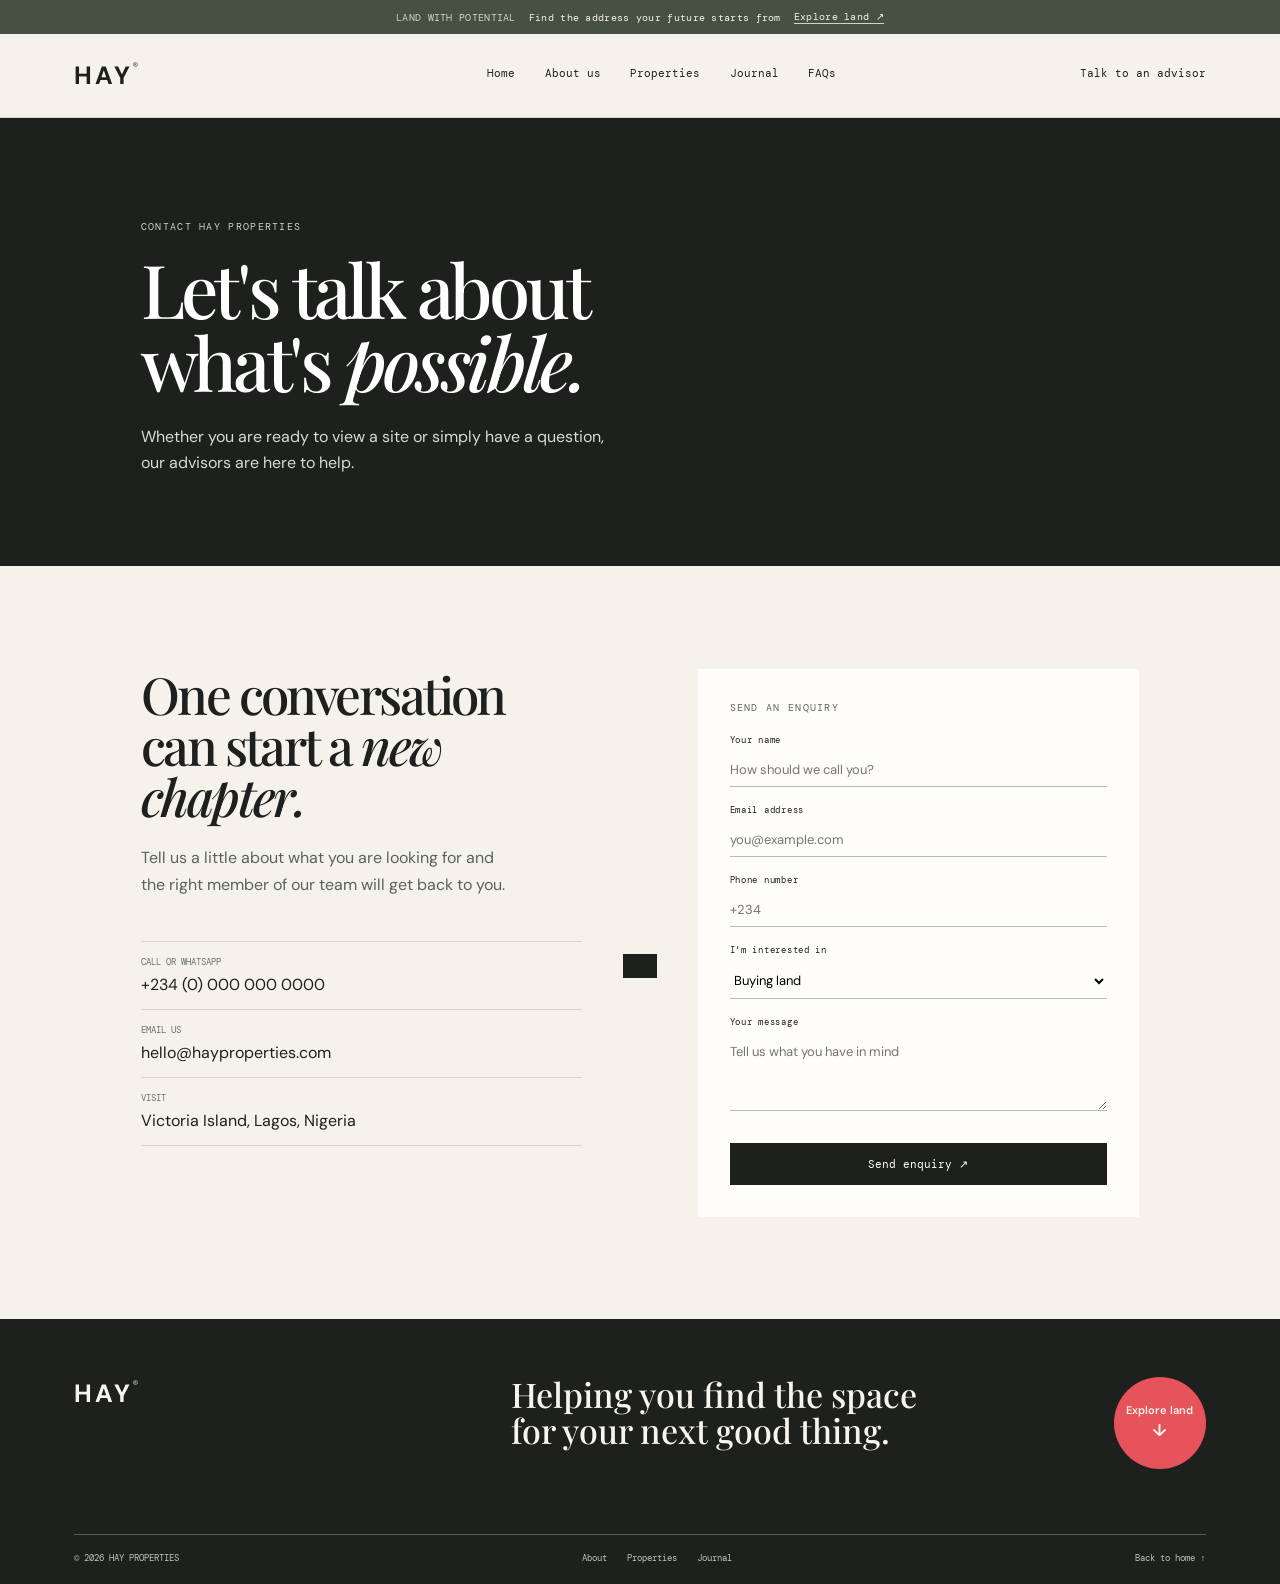
<file: outputs/contact.html>
<!doctype html><html lang="en"><head><meta charset="utf-8"><meta name="viewport" content="width=device-width,initial-scale=1"><title>Contact Hay Properties</title><link rel="preconnect" href="https://fonts.googleapis.com"><link rel="preconnect" href="https://fonts.gstatic.com" crossorigin><link href="https://fonts.googleapis.com/css2?family=DM+Mono&family=DM+Sans:wght@400;500;600;700&family=Playfair+Display:ital,wght@0,500;0,600;1,500&display=swap" rel="stylesheet"><link rel="stylesheet" href="styles.css"></head><body><div class="announcement"><span>LAND WITH POTENTIAL</span> Find the address your future starts from <a href="properties.html">Explore land ↗</a></div><header class="site-header"><a class="brand" href="index.html">HAY<sup>®</sup></a><nav class="nav"><a href="index.html">Home</a><a href="about.html">About us</a><a href="properties.html">Properties</a><a href="journal.html">Journal</a></nav><a class="header-action" href="contact.html">Talk to an advisor</a><button class="mobile-toggle">☰</button></header><main><section class="page-hero"><p class="eyebrow">CONTACT HAY PROPERTIES</p><h1 class="serif">Let's talk about<br>what's <em>possible.</em></h1><p>Whether you are ready to view a site or simply have a question, our advisors are here to help.</p></section><section class="contact"><div><h2 class="serif">One conversation<br>can start a <em>new chapter.</em></h2><p>Tell us a little about what you are looking for and the right member of our team will get back to you.</p><div class="contact-details"><div><small>CALL OR WHATSAPP</small><a href="tel:+234000000000">+234 (0) 000 000 0000</a></div><div><small>EMAIL US</small><a href="mailto:hello@hayproperties.com">hello@hayproperties.com</a></div><div><small>VISIT</small><span>Victoria Island, Lagos, Nigeria</span></div></div></div><form class="contact-form"><p class="eyebrow">SEND AN ENQUIRY</p><label>Your name</label><input required placeholder="How should we call you?"><label>Email address</label><input required type="email" placeholder="you@example.com"><label>Phone number</label><input type="tel" placeholder="+234"><label>I'm interested in</label><select><option>Buying land</option><option>Buying a home</option><option>Site inspection</option><option>Something else</option></select><label>Your message</label><textarea placeholder="Tell us what you have in mind"></textarea><button class="button" type="submit">Send enquiry ↗</button></form></section></main><footer><div class="footer-top"><a class="brand" href="index.html">HAY<sup>®</sup></a><h2>Helping you find the space<br>for your next good thing.</h2><a class="round-link" href="properties.html">Explore land <span>↓</span></a></div><div class="footer-bottom"><span>© 2026 HAY PROPERTIES</span><div><a href="about.html">About</a><a href="properties.html">Properties</a><a href="journal.html">Journal</a></div><a href="index.html">Back to home ↑</a></div></footer><script src="app.js"></script></body></html>
</file>
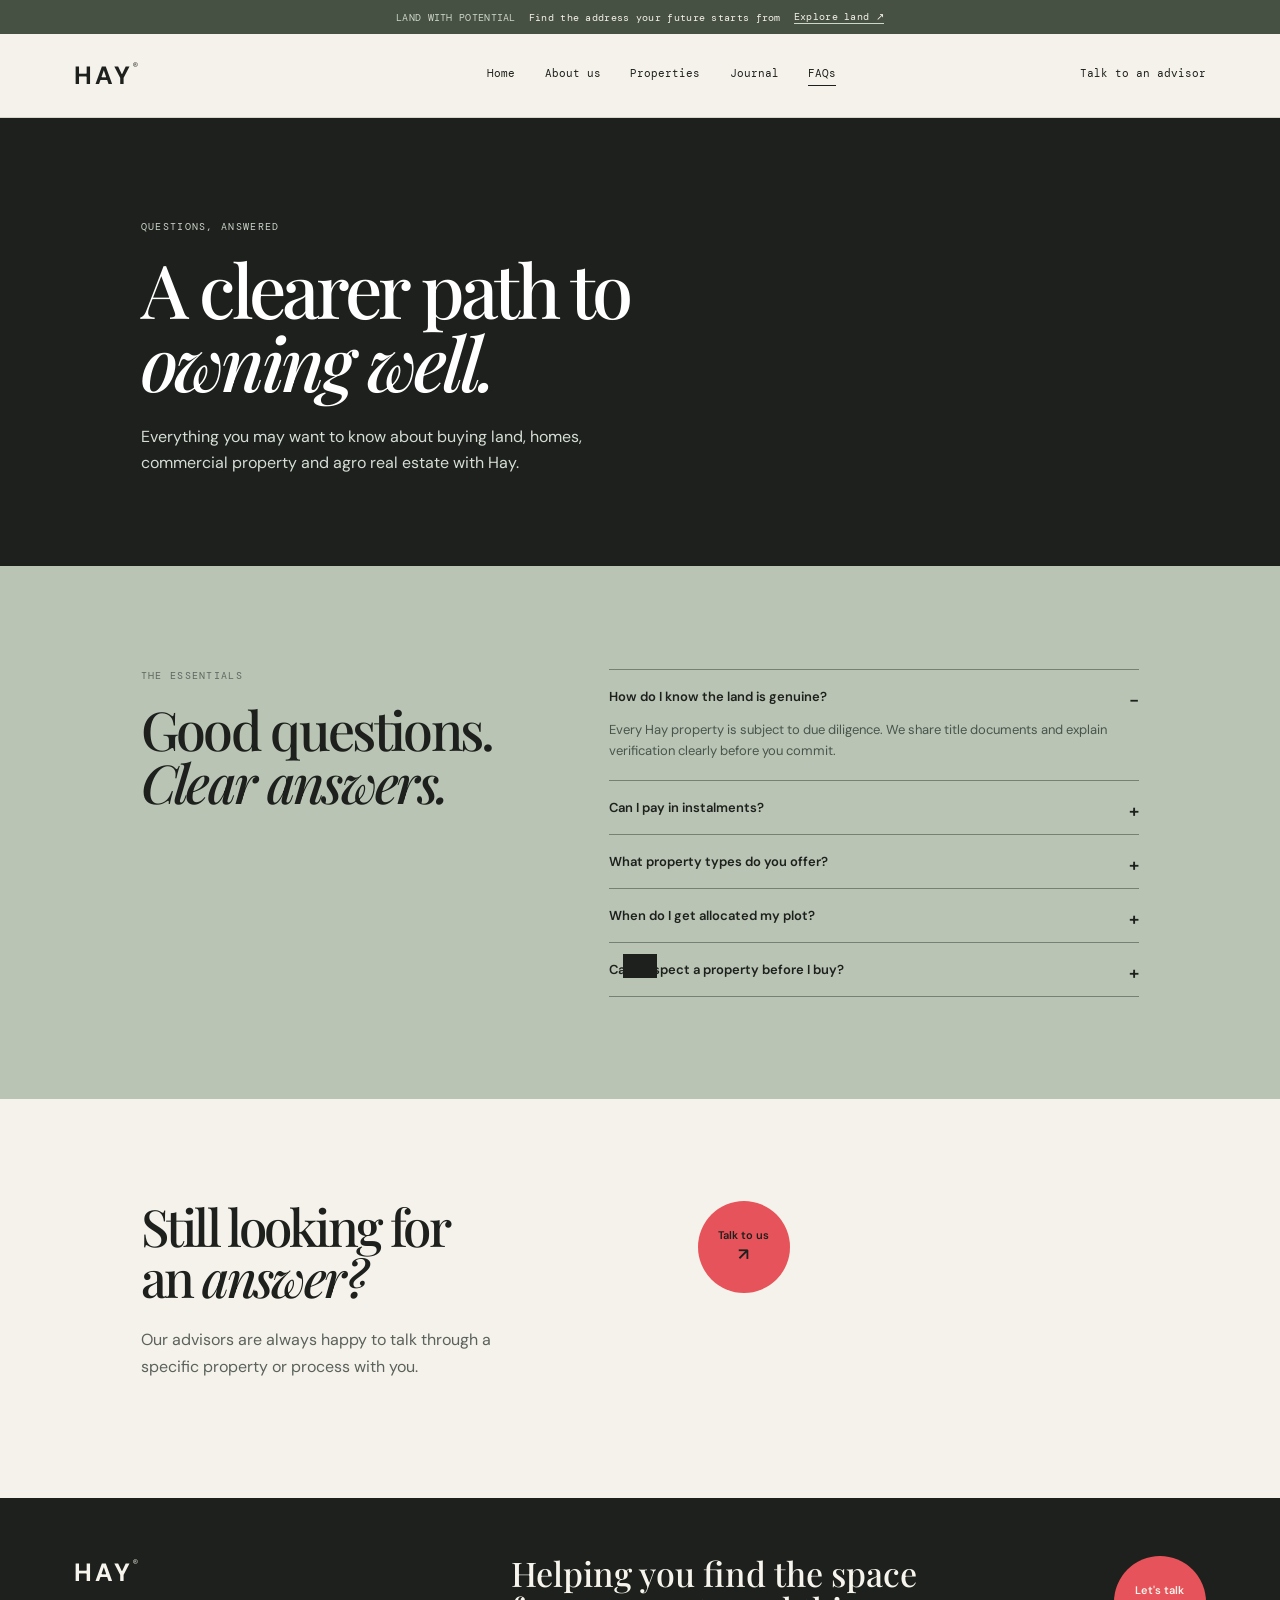
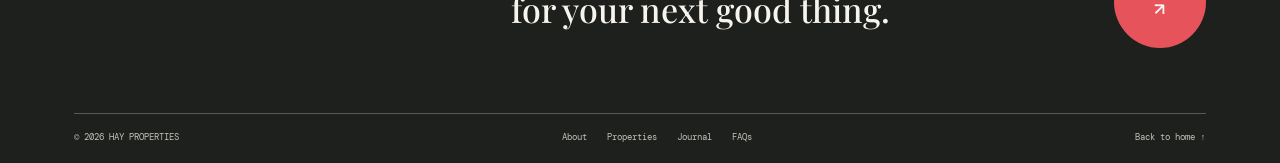
<file: outputs/faq.html>
<!doctype html><html lang="en"><head><meta charset="utf-8"><meta name="viewport" content="width=device-width,initial-scale=1"><title>FAQs — Hay Properties</title><link rel="preconnect" href="https://fonts.googleapis.com"><link rel="preconnect" href="https://fonts.gstatic.com" crossorigin><link href="https://fonts.googleapis.com/css2?family=DM+Mono&family=DM+Sans:wght@400;500;600;700&family=Playfair+Display:ital,wght@0,500;0,600;1,500&display=swap" rel="stylesheet"><link rel="stylesheet" href="styles.css"></head><body><div class="announcement"><span>LAND WITH POTENTIAL</span> Find the address your future starts from <a href="properties.html">Explore land ↗</a></div><header class="site-header"><a class="brand" href="index.html">HAY<sup>®</sup></a><nav class="nav"><a href="index.html">Home</a><a href="about.html">About us</a><a href="properties.html">Properties</a><a href="journal.html">Journal</a><a class="active" href="faq.html">FAQs</a></nav><a class="header-action" href="contact.html">Talk to an advisor</a><button class="mobile-toggle">☰</button></header><main><section class="page-hero"><p class="eyebrow">QUESTIONS, ANSWERED</p><h1 class="serif">A clearer path to<br><em>owning well.</em></h1><p>Everything you may want to know about buying land, homes, commercial property and agro real estate with Hay.</p></section><section class="faq"><div class="faq-title"><p class="eyebrow">THE ESSENTIALS</p><h2 class="serif">Good questions.<br><em>Clear answers.</em></h2></div><div><details open><summary>How do I know the land is genuine?</summary><p>Every Hay property is subject to due diligence. We share title documents and explain verification clearly before you commit.</p></details><details><summary>Can I pay in instalments?</summary><p>Many land offers include flexible payment plans. Your advisor will talk you through the available options and milestones.</p></details><details><summary>What property types do you offer?</summary><p>Our collection includes land, agro real estate, residential homes and commercial property opportunities.</p></details><details><summary>When do I get allocated my plot?</summary><p>Allocation depends on the estate, your payment plan and the documentation stage. We keep every milestone clear from the beginning.</p></details><details><summary>Can I inspect a property before I buy?</summary><p>Yes. We encourage site inspections and arrange them with an advisor so you can see the location and ask the questions that matter.</p></details></div></section><section class="contact"><div><h2 class="serif">Still looking for<br>an <em>answer?</em></h2><p>Our advisors are always happy to talk through a specific property or process with you.</p></div><div><a class="round-link" href="contact.html">Talk to us <span>↗</span></a></div></section></main><footer><div class="footer-top"><a class="brand" href="index.html">HAY<sup>®</sup></a><h2>Helping you find the space<br>for your next good thing.</h2><a class="round-link" href="contact.html">Let's talk <span>↗</span></a></div><div class="footer-bottom"><span>© 2026 HAY PROPERTIES</span><div><a href="about.html">About</a><a href="properties.html">Properties</a><a href="journal.html">Journal</a><a href="faq.html">FAQs</a></div><a href="index.html">Back to home ↑</a></div></footer><script src="app.js"></script></body></html>
</file>
<file: outputs/styles.css>
:root{--ink:#1d201c;--cream:#f5f2eb;--paper:#fffdf9;--sage:#b9c4b4;--pale:#dfe4db;--accent:#e7535a;--line:#d8d5cd;--mono:'DM Mono',monospace}*{box-sizing:border-box}html{scroll-behavior:smooth}body{margin:0;background:var(--cream);color:var(--ink);font-family:'DM Sans',sans-serif}a{color:inherit;text-decoration:none}img{display:block;width:100%;object-fit:cover}.announcement{height:34px;background:#475143;color:#f5f2eb;display:flex;justify-content:center;gap:13px;align-items:center;font:10px var(--mono);letter-spacing:.03em}.announcement span{color:#ced5ca}.announcement a{border-bottom:1px solid #ced5ca}.site-header{height:84px;padding:0 clamp(24px,5.8vw,100px);display:flex;justify-content:space-between;align-items:center;border-bottom:1px solid var(--line);position:relative;z-index:10}.brand{font-size:25px;font-weight:700;letter-spacing:.12em}.brand sup{font:8px var(--mono);vertical-align:top}.nav{display:flex;gap:clamp(19px,2.3vw,35px);margin-left:8vw;font:11px var(--mono)}.nav a,.header-action{padding-bottom:5px;border-bottom:1px solid transparent}.nav a.active,.nav a:hover,.header-action:hover{border-color:var(--ink)}.header-action{font:11px var(--mono)}.mobile-toggle{display:none;border:0;background:transparent;font-size:20px}.eyebrow{font:10px var(--mono);letter-spacing:.13em;color:#606760;margin:0 0 20px}.serif{font-family:'Playfair Display',serif;font-weight:500;letter-spacing:-.05em}.serif em{font-weight:500}.button{display:inline-flex;align-items:center;justify-content:center;gap:10px;border:0;background:var(--ink);color:#fff;padding:14px 20px;font:11px var(--mono);cursor:pointer;transition:transform .22s,background .22s}.button:hover{transform:translateY(-3px);background:var(--accent)}.round-link{height:92px;width:92px;border-radius:50%;background:var(--accent);display:flex;flex-direction:column;align-items:center;justify-content:center;text-align:center;font-size:11px;font-weight:600;line-height:1.4;transition:transform .3s,box-shadow .3s}.round-link:hover{transform:rotate(-7deg) scale(1.04);box-shadow:0 10px 24px #1d201c2b}.round-link span{font-size:17px}.hero{min-height:590px;padding:clamp(55px,7vw,100px) clamp(24px,5.8vw,100px) 65px;display:grid;grid-template-columns:minmax(0,48%) minmax(0,52%);position:relative}.hero-copy{padding:28px clamp(20px,3vw,55px) 0 clamp(0px,2.5vw,42px);display:flex;flex-direction:column;align-items:flex-start}.hero h1,.page-hero h1{font-size:clamp(51px,5.8vw,85px);line-height:.98;margin:0}.hero-copy>p:not(.eyebrow){font-size:16px;line-height:1.65;color:#565b55;max-width:355px;height:80px;margin:28px 0 30px}.hero-copy .round-link{margin-top:auto;flex:0 0 auto}.hero-image{height:495px;overflow:hidden;position:relative}.hero-image img{height:100%;transition:opacity .42s,transform .75s}.caption{position:absolute;left:15px;bottom:15px;background:#faf8f3;padding:9px 11px;font:10px var(--mono)}.hero-index{position:absolute;bottom:27px;left:clamp(24px,5.8vw,100px);display:flex;align-items:center;gap:9px;font:10px var(--mono)}.hero-index i{width:67px;border-top:1px solid}.finder{margin:0 clamp(24px,5.8vw,100px);padding:24px 26px;background:var(--pale);display:grid;grid-template-columns:235px minmax(0,1fr);gap:clamp(20px,4vw,65px);align-items:center}.finder-intro{display:flex;align-items:center;gap:13px}.finder-intro>b{font-size:21px}.finder-intro p{font:9px var(--mono);letter-spacing:.08em;margin:0 0 4px}.finder-intro strong{font:20px 'Playfair Display';font-weight:500}.finder-fields,.searchbar{display:grid;grid-template-columns:repeat(3,minmax(0,1fr)) 104px;gap:16px;align-items:end}.finder-fields label,.searchbar label{font:9px var(--mono);letter-spacing:.08em}.finder-fields select,.finder-fields input,.searchbar select,.searchbar input{display:block;width:100%;margin-top:8px;padding:0 0 8px;border:0;border-bottom:1px solid #99a297;background:transparent;outline:0;font:13px 'DM Sans'}.section{padding:clamp(76px,9vw,135px) clamp(24px,5.8vw,100px)}.section-head{display:flex;justify-content:space-between;align-items:end;gap:20px;margin-bottom:45px}.section-head h2,.copy h2,.faq-title h2{font-size:clamp(41px,4.2vw,62px);line-height:1;margin:0}.text-link{border-bottom:1px solid var(--ink);font:11px var(--mono);padding-bottom:7px;white-space:nowrap}.text-link b{font-size:16px;margin-left:13px}.cards{display:grid;grid-template-columns:repeat(3,minmax(0,1fr));gap:21px}.property-card,.journal-card,.team-card{min-width:0;transition:transform .25s}.property-card:hover,.journal-card:hover,.team-card:hover{transform:translateY(-6px)}.property-image{height:340px;position:relative;overflow:hidden}.property-image img{height:100%;transition:transform .65s}.property-card:hover img{transform:scale(1.05)}.tag{position:absolute;left:13px;bottom:13px;background:#f7f5f0;padding:7px 8px;font:9px var(--mono)}.save{position:absolute;right:13px;top:13px;border:0;border-radius:50%;background:#f8f6f0;width:34px;height:34px;font-size:20px;cursor:pointer;transition:.2s}.save.saved{background:var(--accent);color:#fff}.property-info{padding:17px 0 11px;display:flex;justify-content:space-between;gap:10px}.property-info h3{font:22px 'Playfair Display';font-weight:500;margin:0}.property-info p{font:10px var(--mono);color:#686c66;margin:4px 0 0}.property-info .price{font:600 13px 'DM Sans';white-space:nowrap;color:var(--ink)}.property-meta{border-top:1px solid var(--line);padding-top:10px;display:flex;flex-wrap:wrap;gap:9px 16px;font:9px var(--mono);color:#666b65}.story{display:grid;grid-template-columns:minmax(0,48%) minmax(0,40%);gap:12%;align-items:center;padding:clamp(58px,6vw,85px) clamp(24px,11vw,170px);background:var(--sage)}.story-image{height:525px;overflow:hidden}.story-image img{height:100%}.copy>p:not(.eyebrow){line-height:1.7;max-width:380px;margin:26px 0}.stat-row{display:flex;gap:43px;margin-top:54px}.stat-row strong{display:block;font:39px 'Playfair Display'}.stat-row strong span{color:var(--accent)}.stat-row small{font:9px var(--mono);line-height:1.4;display:block;width:80px}.neighbour-grid{display:grid;grid-template-columns:1.3fr 1fr 1fr;gap:17px}.neighbour{height:350px;position:relative;color:#fff;overflow:hidden}.neighbour:after{content:'';position:absolute;inset:0;background:linear-gradient(transparent 40%,rgba(0,0,0,.6))}.neighbour img{height:100%;transition:transform .6s}.neighbour:hover img{transform:scale(1.05)}.neighbour div{position:absolute;z-index:1;bottom:19px;left:19px;right:19px}.neighbour small{font:9px var(--mono)}.neighbour h3{font:31px 'Playfair Display';font-weight:500;margin:23px 0 0}.neighbour p{font:10px var(--mono);position:absolute;right:0;bottom:2px;margin:0}.journal{padding-top:0}.journal-grid{display:grid;grid-template-columns:repeat(3,minmax(0,1fr));gap:21px}.journal-card img{height:235px}.journal-card .category{font:9px var(--mono);color:#686c66;display:block;margin:18px 0 10px}.journal-card h3{font:26px 'Playfair Display';font-weight:500;line-height:1.08;margin:0}.journal-card a{display:inline-block;margin-top:18px;font:10px var(--mono);border-bottom:1px solid}.newsletter{background:var(--accent);padding:29px;display:flex;flex-direction:column;min-height:360px}.newsletter b{font-size:23px}.newsletter h3{font:37px 'Playfair Display';font-weight:500;line-height:.98;margin:35px 0 18px}.newsletter p{font-size:13px;line-height:1.5}.newsletter form{display:flex;margin-top:auto;border-bottom:1px solid;padding-bottom:7px}.newsletter input{border:0;background:transparent;outline:0;width:100%;font:11px var(--mono)}.newsletter button{border:0;background:transparent;font-size:20px}.page-hero{padding:clamp(65px,8vw,110px) clamp(24px,11vw,175px) clamp(60px,7vw,92px);background:var(--ink);color:#fff}.page-hero p:not(.eyebrow){max-width:470px;color:#d5ddd5;line-height:1.65;margin:25px 0 0}.page-hero .eyebrow{color:#cbd3c9}.about-intro{display:grid;grid-template-columns:1fr 1fr;gap:10vw;padding:clamp(76px,9vw,130px) clamp(24px,11vw,175px)}.about-intro h2{font-size:clamp(43px,4vw,53px);line-height:1;margin:0}.about-intro p{line-height:1.75;color:#586059;margin:0 0 25px}.team{padding:clamp(76px,8vw,115px) clamp(24px,5.8vw,100px);background:var(--paper)}.team-grid{display:grid;grid-template-columns:repeat(4,minmax(0,1fr));gap:19px}.team-card img{height:320px;filter:saturate(.75)}.team-card h3{font:22px 'Playfair Display';font-weight:500;margin:15px 0 3px}.team-card p{font:9px var(--mono);color:#666b65;margin:0}.searchbar{background:var(--pale);padding:26px clamp(24px,7vw,115px);grid-template-columns:1.35fr repeat(3,1fr) auto}.listing-layout{padding:clamp(55px,7vw,95px) clamp(24px,7vw,115px) clamp(80px,9vw,130px);display:grid;grid-template-columns:205px minmax(0,1fr);gap:50px}.filters p{font:10px var(--mono);letter-spacing:.1em}.filter{padding:18px 0;border-bottom:1px solid var(--line)}.filter strong{font:11px var(--mono)}.filter label{display:block;margin-top:12px;font-size:12px;color:#626960}.filter input{accent-color:var(--accent)}.listing-top{display:flex;justify-content:space-between;gap:15px;margin-bottom:28px;font:10px var(--mono)}.listing-grid{display:grid;grid-template-columns:repeat(2,minmax(0,1fr));gap:32px 20px}.listing-grid .property-image{height:290px}.faq{background:var(--sage);padding:clamp(70px,8vw,120px) clamp(24px,11vw,175px);display:grid;grid-template-columns:.8fr 1.2fr;gap:9vw}.faq details{border-top:1px solid #758175;padding:18px 0}.faq details:last-child{border-bottom:1px solid #758175}.faq summary{list-style:none;cursor:pointer;font:600 13px 'DM Sans'}.faq summary:after{content:'+';float:right;font-size:18px}.faq details[open] summary:after{content:'−'}.faq details p{font-size:13px;line-height:1.65;color:#48554d;margin:14px 25px 0 0}.contact{padding:clamp(70px,8vw,115px) clamp(24px,11vw,175px);display:grid;grid-template-columns:1fr 1fr;gap:9vw}.contact h2{font-size:clamp(43px,4vw,52px);line-height:1;margin:0 0 22px}.contact>div>p{max-width:365px;line-height:1.7;color:#5a625b}.contact-details{margin-top:42px;border-top:1px solid var(--line)}.contact-details div{padding:14px 0;border-bottom:1px solid var(--line)}.contact-details small{display:block;font:9px var(--mono);color:#6b726c;margin-bottom:6px}.contact-form{background:var(--paper);padding:32px}.contact-form label{display:block;margin:17px 0 7px;font:9px var(--mono);letter-spacing:.08em}.contact-form input,.contact-form select,.contact-form textarea{border:0;border-bottom:1px solid #b3bbb2;background:transparent;outline:0;width:100%;padding:8px 0;font:13px 'DM Sans'}.contact-form textarea{height:76px;resize:vertical}.contact-form .button{width:100%;margin-top:27px}.toast{position:fixed;z-index:20;bottom:22px;left:50%;transform:translate(-50%,100px);background:var(--ink);color:#fff;padding:12px 17px;font:10px var(--mono);transition:.3s}.toast.show{transform:translate(-50%,0)}.reveal{opacity:0;transform:translateY(24px);transition:opacity .7s ease,transform .7s cubic-bezier(.2,.75,.3,1)}.reveal.visible{opacity:1;transform:none}footer{background:var(--ink);color:#f7f4ed;padding:58px clamp(24px,5.8vw,100px) 20px}.footer-top{display:grid;grid-template-columns:1fr 1.4fr auto;align-items:start;gap:20px}.footer-top h2{font:34px 'Playfair Display';font-weight:500;line-height:1.05;margin:0}.footer-top .brand{color:#f7f4ed}.footer-bottom{margin-top:65px;padding-top:17px;border-top:1px solid #555c54;display:flex;justify-content:space-between;color:#bfc5ba;font:9px var(--mono)}.footer-bottom div{display:flex;gap:20px}@media(max-width:1279px){.hero-copy{padding-left:0}.finder{grid-template-columns:200px 1fr;gap:25px}.team-grid{grid-template-columns:repeat(2,1fr)}.team-card img{height:365px}}@media(max-width:1023px){.site-header{height:72px}.nav{margin-left:0}.hero{grid-template-columns:46% 54%;padding-top:60px}.hero-image{height:440px}.hero-copy>p:not(.eyebrow){height:105px}.finder{grid-template-columns:1fr}.finder-fields{grid-template-columns:repeat(3,minmax(0,1fr)) 115px}.story{grid-template-columns:1fr 1fr;gap:7%;padding-left:7vw;padding-right:7vw}.story-image{height:430px}.neighbour-grid{grid-template-columns:repeat(3,1fr)}.neighbour{height:300px}.journal-grid{grid-template-columns:repeat(3,1fr)}.journal-card h3{font-size:22px}.about-intro,.contact{gap:7vw;padding-left:8vw;padding-right:8vw}.searchbar{grid-template-columns:repeat(2,minmax(0,1fr));padding:25px 8vw}.listing-layout{grid-template-columns:180px 1fr;gap:30px}.faq{gap:6vw;padding-left:8vw;padding-right:8vw}}@media(max-width:767px){.announcement{font-size:9px}.site-header{padding:0 6vw}.nav,.header-action{display:none}.nav.open{display:flex;flex-direction:column;gap:16px;position:absolute;top:72px;left:0;right:0;background:var(--cream);padding:21px 6vw 26px;box-shadow:0 12px 20px #1d201c13}.mobile-toggle{display:block}.hero{display:flex;flex-direction:column;padding:52px 6vw 26px;min-height:0}.hero-copy{padding:0}.hero h1{font-size:clamp(48px,12vw,63px)}.hero-copy>p:not(.eyebrow){height:74px;margin:22px 0}.hero-copy .round-link{margin-top:0}.hero-image{height:390px;margin-top:30px}.hero-index{display:none}.finder{margin:0;padding:24px 6vw}.finder-fields{grid-template-columns:1fr 1fr}.section{padding:76px 6vw}.section-head{margin-bottom:31px}.cards{grid-template-columns:repeat(2,minmax(0,1fr));gap:25px 16px}.property-image{height:295px}.story{display:flex;flex-direction:column;padding:55px 6vw;gap:42px}.story-image{height:400px;width:100%}.neighbour-grid{grid-template-columns:repeat(2,minmax(0,1fr))}.neighbour:first-child{grid-column:1/3}.journal-grid{grid-template-columns:repeat(2,minmax(0,1fr))}.journal-grid .newsletter{grid-column:1/3}.page-hero{padding-left:7vw;padding-right:7vw}.about-intro{grid-template-columns:1fr;padding:75px 7vw;gap:34px}.team{padding:75px 6vw}.listing-layout{grid-template-columns:1fr;padding:60px 6vw}.filters{display:none}.listing-grid{grid-template-columns:repeat(2,minmax(0,1fr))}.faq{grid-template-columns:1fr;padding:70px 7vw;gap:32px}.contact{grid-template-columns:1fr;padding:70px 7vw;gap:40px}.footer-top{grid-template-columns:1fr;gap:25px}.footer-top .round-link{margin-top:4px}.footer-bottom{flex-wrap:wrap;gap:20px}.footer-bottom div{order:3;width:100%}}@media(max-width:639px){.announcement a{display:none}.finder-fields,.searchbar{grid-template-columns:1fr}.finder-fields .button,.searchbar .button{width:100%}.cards,.team-grid,.listing-grid,.journal-grid{grid-template-columns:1fr}.property-image{height:min(72vw,350px)}.story-image{height:330px}.neighbour-grid{display:flex;overflow:auto;margin-right:-6vw;padding-right:6vw;gap:15px}.neighbour,.neighbour:first-child{min-width:270px;height:325px}.journal-grid .newsletter{grid-column:auto}.newsletter{min-height:315px}.section-head .text-link{display:none}.page-hero h1{font-size:48px}.page-hero p:not(.eyebrow){font-size:14px}.team-card img{height:min(100vw,410px)}.listing-top{display:block;line-height:1.8}.footer-bottom{flex-direction:column}.footer-bottom div{order:initial}}
</file>
